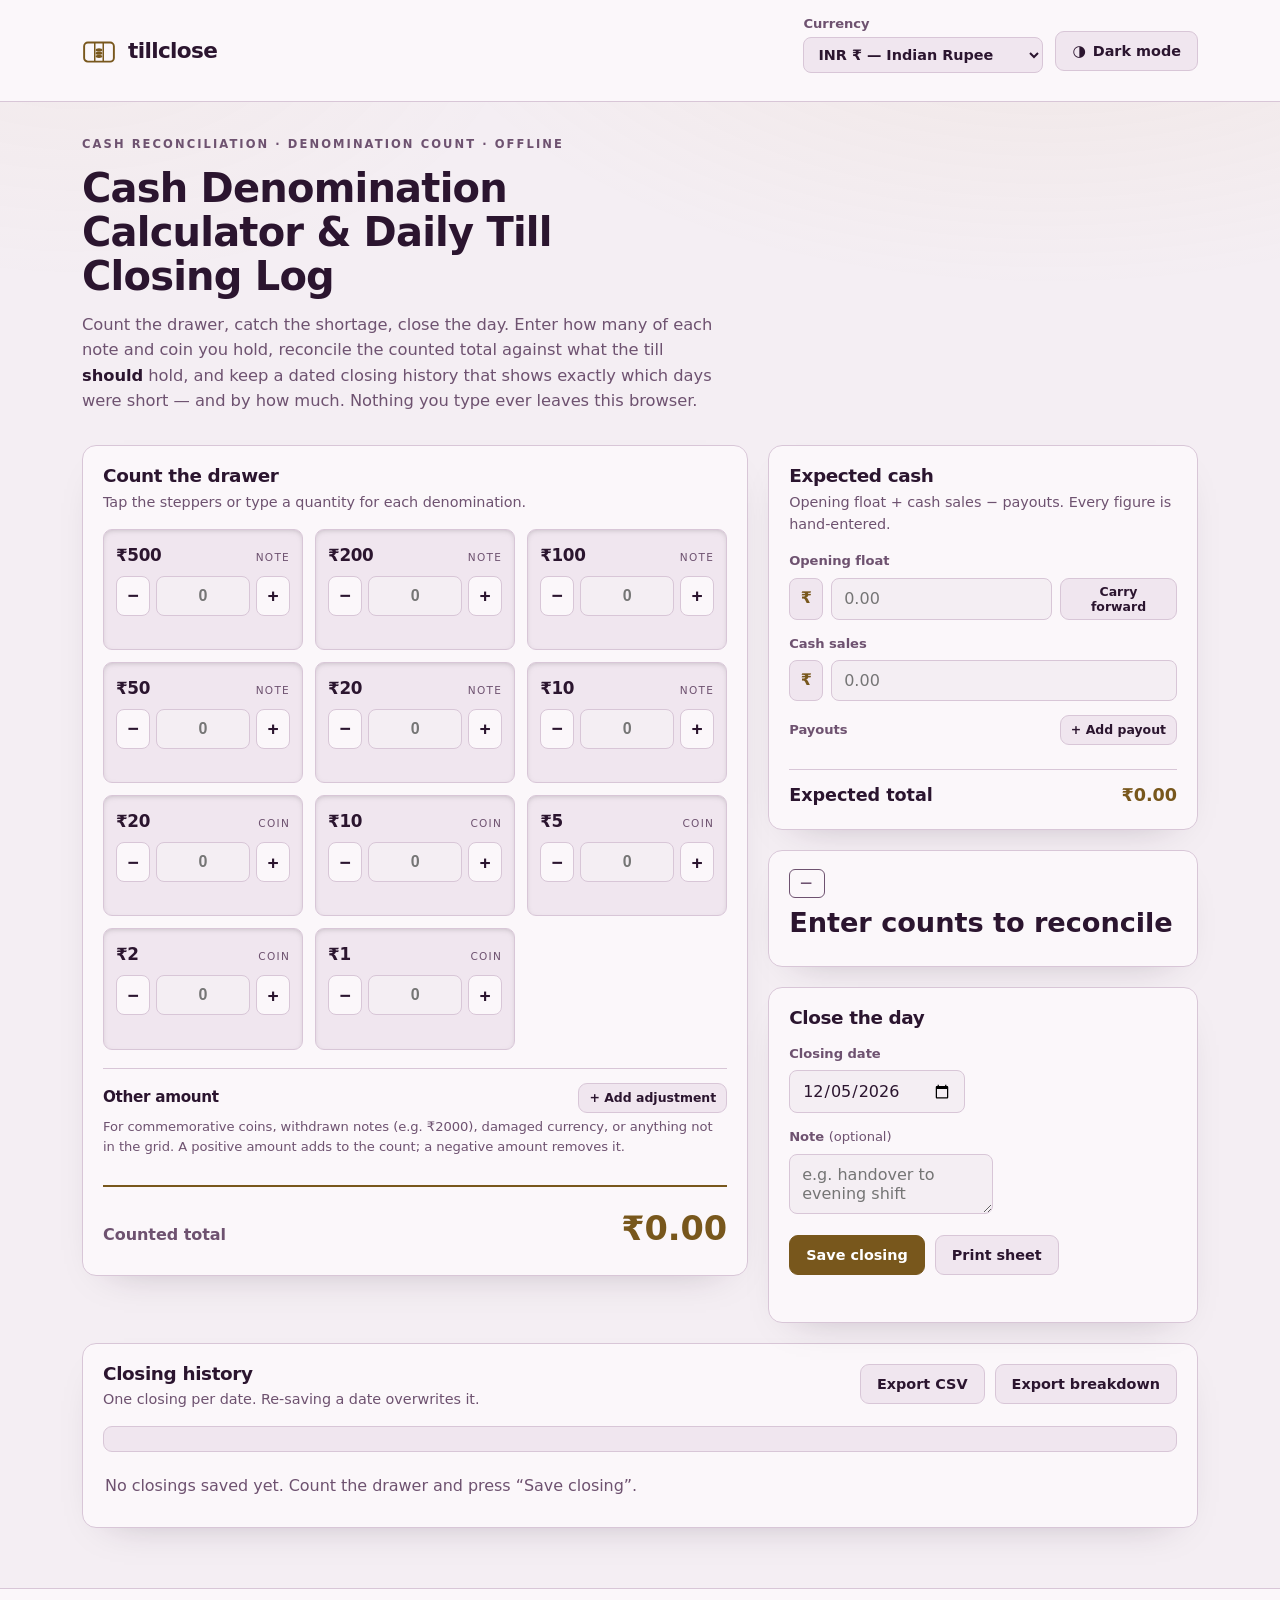
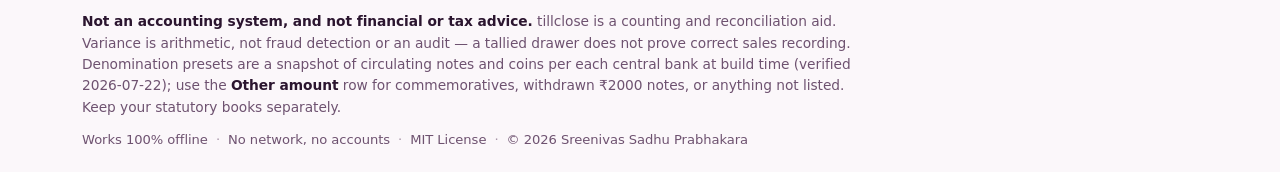
<file: index.html>
<!doctype html>
<html lang="en">
<head>
  <meta charset="utf-8">
  <meta name="viewport" content="width=device-width, initial-scale=1">
  <meta http-equiv="Content-Security-Policy" content="default-src 'self'; connect-src 'none'; img-src 'self' data:; base-uri 'none'; form-action 'none'; frame-ancestors 'none'; object-src 'none'">
  <title>tillclose — cash denomination calculator &amp; daily till closing log</title>
  <meta name="description" content="Count the cash drawer by denomination, reconcile the counted total against expected cash, and keep a dated closing log that shows which days were short. Private, offline, no accounts.">
  <meta name="color-scheme" content="dark light">
  <link rel="canonical" href="https://sreenivas-sadhu-prabhakara.github.io/tillclose/">
  <meta name="robots" content="index, follow, max-image-preview:large">
  <meta name="author" content="Sreenivas Sadhu Prabhakara">
  <meta name="keywords" content="cash denomination calculator, till closing log, cash drawer count, cash reconciliation, currency counter, cash count sheet, end of day cash reconciliation, cash register balance, note and coin counter, cash variance">
  <meta name="theme-color" content="#2B152F" media="(prefers-color-scheme: dark)">
  <meta name="theme-color" content="#F4EEF3" media="(prefers-color-scheme: light)">

  <!-- Open Graph -->
  <meta property="og:type" content="website">
  <meta property="og:site_name" content="tillclose">
  <meta property="og:title" content="tillclose — cash denomination calculator &amp; daily till closing log">
  <meta property="og:description" content="Count the drawer by denomination, catch the shortage, close the day. Reconcile counted cash against expected and keep a dated closing log — private and fully offline.">
  <meta property="og:url" content="https://sreenivas-sadhu-prabhakara.github.io/tillclose/">
  <meta property="og:locale" content="en_US">
  <meta property="og:image" content="https://sreenivas-sadhu-prabhakara.github.io/tillclose/og-image.png">
  <meta property="og:image:width" content="1200">
  <meta property="og:image:height" content="630">
  <meta property="og:image:alt" content="tillclose — an open cash drawer of note bundles and coin stacks with a counted total and a SHORT stamp">

  <!-- Twitter -->
  <meta name="twitter:card" content="summary_large_image">
  <meta name="twitter:title" content="tillclose — cash denomination calculator &amp; daily till closing log">
  <meta name="twitter:description" content="Count the drawer by denomination, catch the shortage, close the day. Private and fully offline — your figures never leave the browser.">
  <meta name="twitter:image" content="https://sreenivas-sadhu-prabhakara.github.io/tillclose/og-image.png">
  <meta name="twitter:image:alt" content="tillclose — an open cash drawer with a counted total and a SHORT stamp">

  <link rel="stylesheet" href="styles.css">
  <link rel="icon" href="favicon.svg" type="image/svg+xml">
  <link rel="apple-touch-icon" href="apple-touch-icon.png">
  <link rel="manifest" href="manifest.webmanifest">

  <!-- Structured data (data block; survives the CSP) -->
  <script type="application/ld+json">
  {
    "@context": "https://schema.org",
    "@type": "WebApplication",
    "name": "tillclose",
    "description": "A cash denomination calculator and daily till-closing log. Count the drawer by denomination, reconcile the counted total against expected cash, and keep a dated closing history that flags short days. Runs fully offline in your browser.",
    "url": "https://sreenivas-sadhu-prabhakara.github.io/tillclose/",
    "applicationCategory": "BusinessApplication",
    "operatingSystem": "Any (modern web browser)",
    "browserRequirements": "Requires a modern web browser with JavaScript enabled.",
    "isAccessibleForFree": true,
    "offers": { "@type": "Offer", "price": "0", "priceCurrency": "USD" },
    "license": "https://opensource.org/licenses/MIT",
    "author": { "@type": "Person", "name": "Sreenivas Sadhu Prabhakara" },
    "softwareVersion": "0.1.0",
    "featureList": [
      "Denomination count grid for 5 currency presets (INR, USD, EUR, GBP, PHP)",
      "Expected-cash panel: opening float + cash sales − payouts",
      "Variance verdict: tallied, short or over, to the paise/cent",
      "Dated closing history with a short/over/tallied summary strip",
      "Printable closing sheet with sign-off lines",
      "RFC-4180 CSV export of the closing history",
      "Runs 100% offline — figures never leave your browser"
    ]
  }
  </script>
  <script type="application/ld+json">
  {
    "@context": "https://schema.org",
    "@type": "FAQPage",
    "mainEntity": [
      {
        "@type": "Question",
        "name": "How do I count a cash drawer by denomination?",
        "acceptedAnswer": {
          "@type": "Answer",
          "text": "Enter how many of each note and coin you have into the denomination grid. tillclose multiplies each quantity by its face value in integer minor units (paise or cents) so there is never any rounding drift, and shows a live counted grand total."
        }
      },
      {
        "@type": "Question",
        "name": "How is expected cash calculated for a till close?",
        "acceptedAnswer": {
          "@type": "Answer",
          "text": "Expected cash = opening float + cash sales − payouts. Every figure is hand-entered by you. tillclose cannot read your POS, bank or UPI and never pretends to; the variance is only as good as the numbers you type in."
        }
      },
      {
        "@type": "Question",
        "name": "What does short or over mean when closing a till?",
        "acceptedAnswer": {
          "@type": "Answer",
          "text": "The variance is counted cash minus expected cash. If it is negative the drawer is SHORT by that amount; if positive it is OVER; if zero it is TALLIED. This is arithmetic, not fraud detection — a tallied drawer does not by itself prove correct sales recording."
        }
      },
      {
        "@type": "Question",
        "name": "Does tillclose send my cash figures anywhere?",
        "acceptedAnswer": {
          "@type": "Answer",
          "text": "No. A strict Content-Security-Policy sets connect-src to none, so the page itself blocks every network request — the browser enforces the privacy guarantee, it is not merely promised. Your closings live only in this browser's localStorage; export the CSV to keep a backup."
        }
      }
    ]
  }
  </script>
</head>
<body>
  <a class="skip-link" href="#drawer">Skip to the drawer count</a>

  <!-- ============ HEADER ============ -->
  <header class="masthead" id="top">
    <div class="masthead__inner">
      <div class="brand">
        <svg class="brand__mark" viewBox="0 0 32 32" aria-hidden="true">
          <rect x="2" y="8" width="28" height="18" rx="3.5" fill="none" stroke="currentColor" stroke-width="1.8" class="mk-tray"/>
          <line x1="12" y1="8" x2="12" y2="26" stroke="currentColor" stroke-width="1.4" class="mk-tray"/>
          <line x1="20" y1="8" x2="20" y2="26" stroke="currentColor" stroke-width="1.4" class="mk-tray"/>
          <ellipse cx="16" cy="15" rx="3.1" ry="1.5" class="mk-coin"/>
          <ellipse cx="16" cy="18" rx="3.1" ry="1.5" class="mk-coin"/>
          <ellipse cx="16" cy="21" rx="3.1" ry="1.5" class="mk-coin"/>
        </svg>
        <span class="brand__word">tillclose</span>
      </div>
      <div class="masthead__tools">
        <label class="field field--currency">
          <span class="field__label">Currency</span>
          <select id="currency" class="select">
            <option value="INR">INR ₹ — Indian Rupee</option>
            <option value="USD">USD $ — US Dollar</option>
            <option value="EUR">EUR € — Euro</option>
            <option value="GBP">GBP £ — Pound Sterling</option>
            <option value="PHP">PHP ₱ — Philippine Peso</option>
          </select>
        </label>
        <button type="button" class="btn btn--ghost" id="themeToggle" aria-pressed="false">
          <span class="btn__ico" aria-hidden="true">◑</span><span id="themeLabel">Theme</span>
        </button>
      </div>
    </div>
  </header>

  <!-- ============ HERO ============ -->
  <section class="hero">
    <div class="hero__inner">
      <p class="eyebrow">Cash reconciliation · denomination count · offline</p>
      <h1 class="hero__title">Cash Denomination Calculator &amp; Daily Till Closing Log</h1>
      <p class="hero__lede">
        Count the drawer, catch the shortage, close the day. Enter how many of each note and coin
        you hold, reconcile the counted total against what the till <em>should</em> hold, and keep a
        dated closing history that shows exactly which days were short — and by how much.
        Nothing you type ever leaves this browser.
      </p>
    </div>
  </section>

  <main>
    <div class="layout">
      <!-- ============ DRAWER COUNT ============ -->
      <section class="card drawer" id="drawer" aria-labelledby="drawerHeading">
        <div class="card__head">
          <h2 class="card__title" id="drawerHeading">Count the drawer</h2>
          <p class="card__sub" id="drawerSub">Tap the steppers or type a quantity for each denomination.</p>
        </div>
        <div class="wells" id="wells" aria-live="off"></div>

        <div class="adjust">
          <div class="adjust__head">
            <h3 class="adjust__title">Other amount</h3>
            <button type="button" class="btn btn--tiny" id="addAdjust">+ Add adjustment</button>
          </div>
          <p class="adjust__hint">
            For commemorative coins, withdrawn notes (e.g.&nbsp;₹2000), damaged currency, or anything not
            in the grid. A positive amount adds to the count; a negative amount removes it.
          </p>
          <div id="adjustList" class="adjust__list"></div>
        </div>

        <div class="counted">
          <span class="counted__label">Counted total</span>
          <span class="counted__value" id="countedTotal" aria-live="polite">—</span>
        </div>
      </section>

      <!-- ============ EXPECTED + VERDICT ============ -->
      <aside class="side">
        <section class="card expected" aria-labelledby="expectedHeading">
          <div class="card__head">
            <h2 class="card__title" id="expectedHeading">Expected cash</h2>
            <p class="card__sub">Opening float + cash sales − payouts. Every figure is hand-entered.</p>
          </div>

          <label class="money-field">
            <span class="money-field__label">Opening float</span>
            <span class="money-field__row">
              <span class="money-field__sym" id="symFloat">₹</span>
              <input type="text" inputmode="decimal" id="floatInput" class="money-field__input" placeholder="0.00" autocomplete="off">
              <button type="button" class="btn btn--tiny" id="carryFloat" title="Prefill from last closing's float">Carry forward</button>
            </span>
          </label>

          <label class="money-field">
            <span class="money-field__label">Cash sales</span>
            <span class="money-field__row">
              <span class="money-field__sym" id="symSales">₹</span>
              <input type="text" inputmode="decimal" id="salesInput" class="money-field__input" placeholder="0.00" autocomplete="off">
            </span>
          </label>

          <div class="payouts">
            <div class="payouts__head">
              <span class="payouts__label">Payouts</span>
              <button type="button" class="btn btn--tiny" id="addPayout">+ Add payout</button>
            </div>
            <div id="payoutList" class="payouts__list"></div>
          </div>

          <div class="expected__total">
            <span>Expected total</span>
            <span id="expectedTotal" aria-live="polite">—</span>
          </div>
        </section>

        <!-- verdict band -->
        <section class="verdict" id="verdict" aria-live="polite" aria-labelledby="verdictHeading">
          <h2 class="sr-only" id="verdictHeading">Variance verdict</h2>
          <div class="verdict__band" id="verdictBand" data-status="none">
            <span class="verdict__stamp" id="verdictStamp">—</span>
            <span class="verdict__amt" id="verdictAmt">Enter counts to reconcile</span>
            <span class="verdict__words" id="verdictWords"></span>
          </div>
        </section>

        <!-- close the day -->
        <section class="card closeform" aria-labelledby="closeHeading">
          <div class="card__head">
            <h2 class="card__title" id="closeHeading">Close the day</h2>
          </div>
          <label class="field">
            <span class="field__label">Closing date</span>
            <input type="date" id="closeDate" class="input">
          </label>
          <label class="field">
            <span class="field__label">Note <span class="field__opt">(optional)</span></span>
            <textarea id="closeNote" class="input textarea" rows="2" maxlength="500" placeholder="e.g. handover to evening shift"></textarea>
          </label>
          <div class="closeform__actions">
            <button type="button" class="btn btn--primary" id="saveClose">Save closing</button>
            <button type="button" class="btn btn--ghost" id="printSheet">Print sheet</button>
          </div>
          <p class="closeform__msg" id="closeMsg" role="status"></p>
        </section>
      </aside>
    </div>

    <!-- ============ HISTORY ============ -->
    <section class="card history" id="history" aria-labelledby="historyHeading">
      <div class="card__head card__head--row">
        <div>
          <h2 class="card__title" id="historyHeading">Closing history</h2>
          <p class="card__sub">One closing per date. Re-saving a date overwrites it.</p>
        </div>
        <div class="history__actions">
          <button type="button" class="btn btn--ghost" id="exportCsv">Export CSV</button>
          <button type="button" class="btn btn--ghost" id="exportBreakdown">Export breakdown</button>
        </div>
      </div>
      <div class="summary" id="summaryStrip" hidden></div>
      <div class="history__list" id="historyList"></div>
    </section>

    <!-- ============ PRINT-ONLY CLOSING SHEET ============ -->
    <section class="printsheet" id="printSheetEl" aria-hidden="true"></section>
  </main>

  <!-- ============ FOOTER ============ -->
  <footer class="foot">
    <div class="foot__inner">
      <p class="foot__disclaimer">
        <strong>Not an accounting system, and not financial or tax advice.</strong>
        tillclose is a counting and reconciliation aid. Variance is arithmetic, not fraud detection
        or an audit — a tallied drawer does not prove correct sales recording. Denomination presets
        are a snapshot of circulating notes and coins per each central bank at build time
        (verified 2026-07-22); use the <em>Other amount</em> row for commemoratives, withdrawn
        ₹2000 notes, or anything not listed. Keep your statutory books separately.
      </p>
      <p class="foot__meta">
        <span>Works 100% offline</span><span class="foot__dot">·</span>
        <span>No network, no accounts</span><span class="foot__dot">·</span>
        <span>MIT License</span><span class="foot__dot">·</span>
        <span>© 2026 Sreenivas&nbsp;Sadhu&nbsp;Prabhakara</span>
      </p>
    </div>
  </footer>

  <script src="data/denominations.js" defer></script>
  <script src="data/engine.js" defer></script>
  <script src="app.js" defer></script>
</body>
</html>
</file>
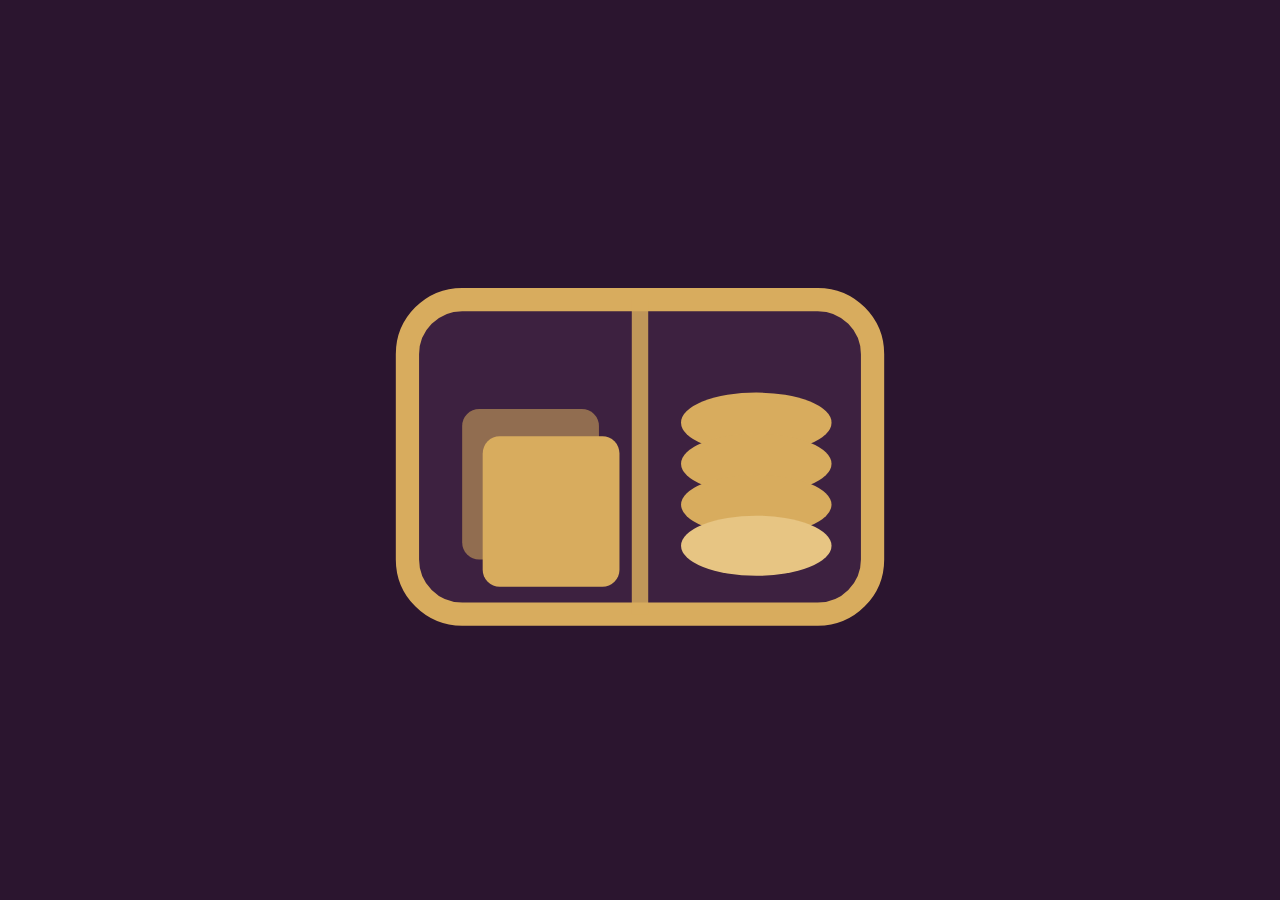
<file: assets/icon.html>
<!doctype html>
<html lang="en">
<head>
<meta charset="utf-8">
<style>
  * { box-sizing: border-box; margin: 0; padding: 0; }
  html, body { width: 100%; height: 100%; overflow: hidden; background: #2B152F; }
  body { display: grid; place-items: center; }
  /* 12% safe padding -> the drawer well fills the middle 76vmin */
  .mark { width: 76vmin; height: 76vmin; display: block; }
</style>
</head>
<body>
  <!-- a single drawer well holding a gold coin stack -->
  <svg class="mark" viewBox="0 0 100 100" aria-hidden="true">
    <rect x="16" y="28" width="68" height="46" rx="8" fill="#3D2140" stroke="#D8AC5E" stroke-width="3.4"/>
    <line x1="50" y1="28" x2="50" y2="74" stroke="#D8AC5E" stroke-width="2.4" opacity="0.85"/>
    <!-- coin stack, right compartment -->
    <ellipse cx="67" cy="46" rx="11" ry="4.4" fill="#D8AC5E"/>
    <ellipse cx="67" cy="52" rx="11" ry="4.4" fill="#D8AC5E"/>
    <ellipse cx="67" cy="58" rx="11" ry="4.4" fill="#D8AC5E"/>
    <ellipse cx="67" cy="64" rx="11" ry="4.4" fill="#E7C583"/>
    <!-- note bundle, left compartment -->
    <rect x="24" y="44" width="20" height="22" rx="2.5" fill="#D8AC5E" opacity="0.55"/>
    <rect x="27" y="48" width="20" height="22" rx="2.5" fill="#D8AC5E"/>
  </svg>
</body>
</html>
</file>
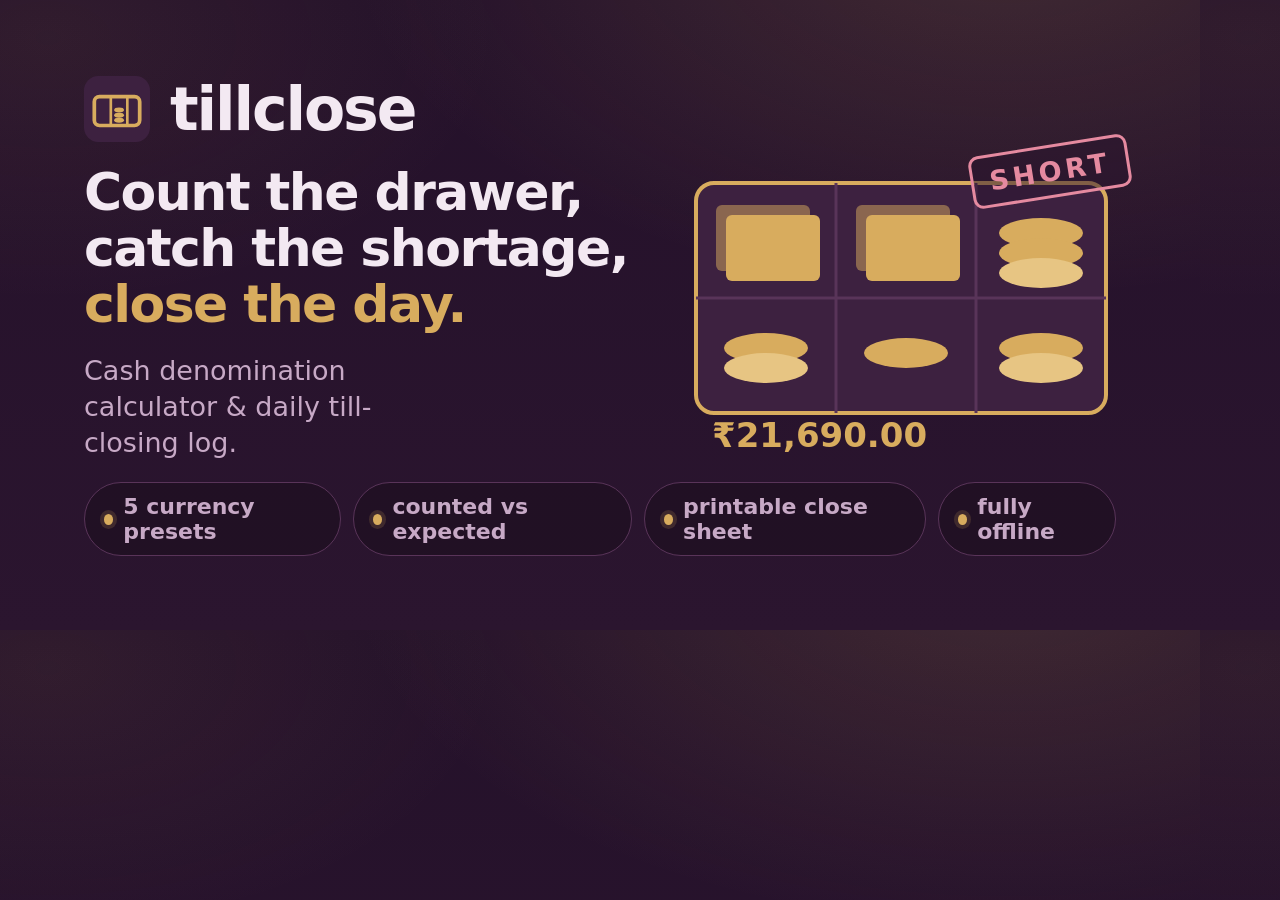
<file: assets/og.html>
<!doctype html>
<html lang="en">
<head>
<meta charset="utf-8">
<style>
  :root {
    --bg: #2B152F; --surface: #3D2140; --line: #593459;
    --ink: #F3E9F2; --muted: #C7A9C6; --gold: #D8AC5E; --short: #E58AA0;
    --sans: system-ui, -apple-system, "Segoe UI", Roboto, "Noto Sans", Helvetica, Arial, sans-serif;
  }
  * { box-sizing: border-box; margin: 0; padding: 0; }
  html, body { width: 1200px; height: 630px; overflow: hidden; }
  body {
    position: relative; font-family: var(--sans); color: var(--ink);
    background:
      radial-gradient(1100px 600px at 84% -10%, rgba(216,172,94,0.16), transparent 60%),
      radial-gradient(820px 480px at 4% 6%, rgba(216,172,94,0.07), transparent 55%),
      linear-gradient(180deg, #24112a 0%, #2B152F 100%);
    -webkit-font-smoothing: antialiased;
  }
  .frame { position: absolute; inset: 0; padding: 74px 84px; display: flex; flex-direction: column; justify-content: space-between; }

  .brand { display: flex; align-items: center; gap: 20px; }
  .brand svg { width: 66px; height: 66px; }
  .wordmark { font-size: 60px; font-weight: 800; letter-spacing: -0.035em; }

  .mid { display: flex; align-items: center; gap: 56px; }
  .copy { max-width: 560px; }
  .copy h1 { font-size: 52px; font-weight: 800; letter-spacing: -0.03em; line-height: 1.08; }
  .copy .accent { color: var(--gold); }
  .copy p { margin-top: 20px; font-size: 27px; font-weight: 500; color: var(--muted); line-height: 1.35; max-width: 22ch; }

  /* the open drawer */
  .drawer { position: relative; width: 430px; height: 300px; flex: 0 0 auto; }
  .drawer svg { width: 430px; height: 300px; }
  .stamp {
    position: absolute; right: -14px; top: -18px;
    font-size: 27px; font-weight: 800; letter-spacing: 0.14em; color: var(--short);
    border: 3px solid var(--short); border-radius: 10px; padding: 8px 16px;
    transform: rotate(-9deg); background: rgba(43,21,47,0.5);
  }
  .total {
    position: absolute; left: 26px; bottom: 8px;
    font-size: 34px; font-weight: 800; color: var(--gold); font-variant-numeric: tabular-nums;
  }

  .chips { display: flex; gap: 12px; }
  .chip {
    display: inline-flex; align-items: center; gap: 10px; padding: 11px 19px;
    border: 1px solid var(--line); border-radius: 999px; background: rgba(20,10,22,0.4);
    font-size: 22px; font-weight: 600; color: var(--muted);
  }
  .chip .dot { width: 11px; height: 11px; border-radius: 50%; background: var(--gold); box-shadow: 0 0 0 4px rgba(216,172,94,0.16); }
</style>
</head>
<body>
  <div class="frame">
    <div class="brand">
      <svg viewBox="0 0 32 32" aria-hidden="true">
        <rect width="32" height="32" rx="7" fill="#3D2140"/>
        <rect x="5" y="10" width="22" height="14" rx="2.5" fill="none" stroke="#D8AC5E" stroke-width="1.8"/>
        <line x1="13" y1="10" x2="13" y2="24" stroke="#D8AC5E" stroke-width="1.3"/>
        <line x1="21" y1="10" x2="21" y2="24" stroke="#D8AC5E" stroke-width="1.3"/>
        <ellipse cx="17" cy="16.5" rx="2.4" ry="1.2" fill="#D8AC5E"/>
        <ellipse cx="17" cy="19" rx="2.4" ry="1.2" fill="#D8AC5E"/>
        <ellipse cx="17" cy="21.5" rx="2.4" ry="1.2" fill="#D8AC5E"/>
      </svg>
      <span class="wordmark">tillclose</span>
    </div>

    <div class="mid">
      <div class="copy">
        <h1>Count the drawer, catch the shortage, <span class="accent">close the day.</span></h1>
        <p>Cash denomination calculator &amp; daily till-closing log.</p>
      </div>

      <div class="drawer">
        <svg viewBox="0 0 430 300" aria-hidden="true">
          <rect x="10" y="20" width="410" height="230" rx="18" fill="#3D2140" stroke="#D8AC5E" stroke-width="4"/>
          <!-- compartments -->
          <line x1="150" y1="20" x2="150" y2="250" stroke="#593459" stroke-width="3"/>
          <line x1="290" y1="20" x2="290" y2="250" stroke="#593459" stroke-width="3"/>
          <line x1="10" y1="135" x2="420" y2="135" stroke="#593459" stroke-width="3"/>
          <!-- note bundles -->
          <rect x="30"  y="42"  width="94" height="66" rx="6" fill="#D8AC5E" opacity="0.5"/>
          <rect x="40"  y="52"  width="94" height="66" rx="6" fill="#D8AC5E"/>
          <rect x="170" y="42"  width="94" height="66" rx="6" fill="#D8AC5E" opacity="0.5"/>
          <rect x="180" y="52"  width="94" height="66" rx="6" fill="#D8AC5E"/>
          <!-- coin stacks -->
          <ellipse cx="355" cy="70" rx="42" ry="15" fill="#D8AC5E"/>
          <ellipse cx="355" cy="90" rx="42" ry="15" fill="#D8AC5E"/>
          <ellipse cx="355" cy="110" rx="42" ry="15" fill="#E7C583"/>
          <ellipse cx="80"  cy="185" rx="42" ry="15" fill="#D8AC5E"/>
          <ellipse cx="80"  cy="205" rx="42" ry="15" fill="#E7C583"/>
          <ellipse cx="220" cy="190" rx="42" ry="15" fill="#D8AC5E"/>
          <ellipse cx="355" cy="185" rx="42" ry="15" fill="#D8AC5E"/>
          <ellipse cx="355" cy="205" rx="42" ry="15" fill="#E7C583"/>
        </svg>
        <span class="stamp">SHORT</span>
        <span class="total">₹21,690.00</span>
      </div>
    </div>

    <div class="chips">
      <span class="chip"><span class="dot"></span>5 currency presets</span>
      <span class="chip"><span class="dot"></span>counted vs expected</span>
      <span class="chip"><span class="dot"></span>printable close sheet</span>
      <span class="chip"><span class="dot"></span>fully offline</span>
    </div>
  </div>
</body>
</html>
</file>
<file: styles.css>
/* ============================================================
   tillclose — aubergine drawer, soft-gold tally.
   Dark default + light scheme via prefers-color-scheme and a
   manual [data-theme] override. Every text/badge pairing is
   checked for WCAG-AA contrast in both schemes; state is never
   colour-only (words + stamp glyphs carry it too).
   ============================================================ */

:root {
  /* dark (default) */
  --bg:        #2B152F;   /* aubergine ink */
  --surface:   #3D2140;   /* blackberry plum */
  --surface2:  #4A2A4E;
  --line:      #593459;
  --ink:       #F3E9F2;   /* near-white on aubergine — ~13:1 */
  --muted:     #C7A9C6;   /* ~6.5:1 on --bg */
  --gold:      #D8AC5E;   /* accent: totals, coin stacks, focus */
  --gold-ink:  #2B152F;   /* text ON gold fills */
  --short:     #E58AA0;   /* brick-rose, lifted for dark AA (~6:1) */
  --over:      #9FCBA0;   /* sage, lifted for dark AA */
  --short-bg:  rgba(196, 82, 106, 0.16);
  --over-bg:   rgba(123, 165, 124, 0.16);
  --gold-bg:   rgba(216, 172, 94, 0.14);

  --sans: system-ui, -apple-system, "Segoe UI", Roboto, "Noto Sans", Helvetica, Arial, sans-serif;
  --mono: ui-monospace, "SF Mono", Menlo, Consolas, "Liberation Mono", monospace;

  --radius: 14px;
  --radius-sm: 9px;
  --shadow: 0 18px 44px -26px rgba(0,0,0,0.72);
  --wrap: 1160px;
  --ease: cubic-bezier(0.22, 0.61, 0.36, 1);
}

/* light via system preference … */
@media (prefers-color-scheme: light) {
  :root {
    --bg:        #F4EEF3;   /* mauve chalk */
    --surface:   #FBF7FA;
    --surface2:  #F0E6EF;
    --line:      #D8C6D7;
    --ink:       #2B152F;   /* aubergine ink on chalk — ~12:1 */
    --muted:     #6E5270;   /* ~5.7:1 on --bg */
    --gold:      #78571C;   /* deepened gold — AA on chalk/surface/surface2 (≥5.4:1) */
    --gold-ink:  #FFFFFF;
    --short:     #A32B48;   /* brick-rose deepened for light AA (~5.3:1) */
    --over:      #3F6B41;   /* sage deepened for light AA (~5.1:1) */
    --short-bg:  rgba(163, 43, 72, 0.10);
    --over-bg:   rgba(63, 107, 65, 0.12);
    --gold-bg:   rgba(120, 87, 28, 0.10);
    --shadow: 0 16px 40px -28px rgba(43,21,47,0.35);
  }
}

/* … and the same two schemes forced by the manual toggle */
[data-theme="light"] {
  --bg:        #F4EEF3; --surface: #FBF7FA; --surface2: #F0E6EF; --line: #D8C6D7;
  --ink:       #2B152F; --muted: #6E5270; --gold: #78571C; --gold-ink: #FFFFFF;
  --short:     #A32B48; --over: #3F6B41;
  --short-bg:  rgba(163, 43, 72, 0.10); --over-bg: rgba(63, 107, 65, 0.12);
  --gold-bg:   rgba(120, 87, 28, 0.10);
  --shadow: 0 16px 40px -28px rgba(43,21,47,0.35);
}
[data-theme="dark"] {
  --bg:        #2B152F; --surface: #3D2140; --surface2: #4A2A4E; --line: #593459;
  --ink:       #F3E9F2; --muted: #C7A9C6; --gold: #D8AC5E; --gold-ink: #2B152F;
  --short:     #E58AA0; --over: #9FCBA0;
  --short-bg:  rgba(196, 82, 106, 0.16); --over-bg: rgba(123, 165, 124, 0.16);
  --gold-bg:   rgba(216, 172, 94, 0.14);
  --shadow: 0 18px 44px -26px rgba(0,0,0,0.72);
}

* { box-sizing: border-box; }
html { -webkit-text-size-adjust: 100%; }

body {
  margin: 0;
  background: var(--bg);
  color: var(--ink);
  font-family: var(--sans);
  font-size: 16px;
  line-height: 1.55;
  letter-spacing: -0.003em;
  -webkit-font-smoothing: antialiased;
  text-rendering: optimizeLegibility;
}

body::before {
  content: "";
  position: fixed; inset: 0; z-index: -1; pointer-events: none;
  background:
    radial-gradient(1100px 600px at 82% -8%, rgba(216,172,94,0.10), transparent 60%),
    radial-gradient(820px 480px at 6% 2%, rgba(216,172,94,0.05), transparent 55%);
}

h1, h2, h3 { margin: 0; font-weight: 800; letter-spacing: -0.02em; line-height: 1.1; }
p { margin: 0; }
em { font-style: normal; color: var(--ink); font-weight: 600; }

.sr-only {
  position: absolute; width: 1px; height: 1px; padding: 0; margin: -1px;
  overflow: hidden; clip: rect(0,0,0,0); white-space: nowrap; border: 0;
}

.tabnum, .counted__value, .verdict__amt, .well__subtotal, .expected__total span:last-child,
.money-field__input, .stepper__qty, .summary, .history__var { font-variant-numeric: tabular-nums; }

/* ---- skip link ---- */
.skip-link {
  position: absolute; left: 12px; top: -60px;
  background: var(--gold); color: var(--gold-ink);
  padding: 10px 16px; border-radius: 10px; font-weight: 800;
  z-index: 60; transition: top 0.18s var(--ease); text-decoration: none;
}
.skip-link:focus { top: 12px; }

/* ---- shared focus ring ---- */
a:focus-visible, button:focus-visible, input:focus-visible,
select:focus-visible, textarea:focus-visible {
  outline: 3px solid var(--gold);
  outline-offset: 2px;
  border-radius: 6px;
}

/* ---- masthead ---- */
.masthead { border-bottom: 1px solid var(--line); background: var(--surface); }
.masthead__inner {
  max-width: var(--wrap); margin: 0 auto; padding: 14px 22px;
  display: flex; align-items: center; justify-content: space-between; gap: 16px; flex-wrap: wrap;
}
.brand { display: flex; align-items: center; gap: 12px; }
.brand__mark { width: 34px; height: 34px; color: var(--gold); }
.brand__mark .mk-coin { fill: var(--gold); }
.brand__word { font-size: 1.35rem; font-weight: 800; letter-spacing: -0.03em; }
.masthead__tools { display: flex; align-items: center; gap: 12px; flex-wrap: wrap; }

/* ---- hero ---- */
.hero { max-width: var(--wrap); margin: 0 auto; padding: 34px 22px 10px; }
.eyebrow {
  font-size: 0.72rem; text-transform: uppercase; letter-spacing: 0.18em;
  color: var(--muted); font-weight: 700; margin-bottom: 12px;
}
.hero__title { font-size: clamp(1.6rem, 3.8vw, 2.5rem); max-width: 22ch; }
.hero__lede { margin-top: 14px; max-width: 62ch; color: var(--muted); font-size: 1.02rem; }

/* ---- layout ---- */
main { max-width: var(--wrap); margin: 0 auto; padding: 22px 22px 40px; }
.layout {
  display: grid; grid-template-columns: 1.55fr 1fr; gap: 20px; align-items: start;
}
@media (max-width: 860px) { .layout { grid-template-columns: 1fr; } }
.side { display: grid; gap: 20px; }

/* ---- cards ---- */
.card {
  background: var(--surface); border: 1px solid var(--line);
  border-radius: var(--radius); box-shadow: var(--shadow); padding: 20px;
}
.card__head { margin-bottom: 16px; }
.card__head--row { display: flex; align-items: flex-start; justify-content: space-between; gap: 16px; flex-wrap: wrap; }
.card__title { font-size: 1.15rem; }
.card__sub { color: var(--muted); font-size: 0.9rem; margin-top: 4px; }

/* ---- the drawer wells (the motif) ---- */
.wells { display: grid; grid-template-columns: repeat(auto-fill, minmax(148px, 1fr)); gap: 12px; }
.well {
  background: var(--surface2);
  border: 1px solid var(--line);
  border-radius: var(--radius-sm);
  padding: 12px 12px 10px;
  display: flex; flex-direction: column; gap: 8px;
  box-shadow: inset 0 2px 8px -6px rgba(0,0,0,0.6);
}
.well__head { display: flex; align-items: baseline; justify-content: space-between; gap: 6px; }
.well__face { font-weight: 800; font-size: 1.05rem; letter-spacing: -0.02em; }
.well__kind { font-size: 0.66rem; text-transform: uppercase; letter-spacing: 0.12em; color: var(--muted); }
.well--rare .well__kind::after { content: " · rare"; color: var(--gold); }
.stepper { display: flex; align-items: stretch; gap: 6px; }
.stepper__btn {
  width: 34px; min-height: 40px; flex: 0 0 auto;
  border: 1px solid var(--line); background: var(--surface);
  color: var(--ink); border-radius: 8px; font-size: 1.2rem; font-weight: 700;
  cursor: pointer; line-height: 1;
}
.stepper__btn:hover { border-color: var(--gold); }
.stepper__btn:active { background: var(--gold-bg); }
.stepper__qty {
  flex: 1 1 auto; min-width: 0; text-align: center;
  border: 1px solid var(--line); background: var(--bg); color: var(--ink);
  border-radius: 8px; font-size: 1rem; font-weight: 700; padding: 6px 4px;
}
.well__subtotal { text-align: right; font-size: 0.86rem; color: var(--muted); min-height: 1.1em; }
.well__subtotal[data-has="1"] { color: var(--gold); font-weight: 700; }

/* ---- adjustment row ---- */
.adjust { margin-top: 18px; border-top: 1px solid var(--line); padding-top: 14px; }
.adjust__head { display: flex; align-items: center; justify-content: space-between; gap: 10px; }
.adjust__title { font-size: 0.95rem; }
.adjust__hint { color: var(--muted); font-size: 0.82rem; margin-top: 4px; }
.adjust__list, .payouts__list { display: grid; gap: 8px; margin-top: 10px; }
.lineitem {
  display: grid; grid-template-columns: 1fr auto auto; gap: 8px; align-items: center;
}
.lineitem input[type="text"] {
  border: 1px solid var(--line); background: var(--bg); color: var(--ink);
  border-radius: 8px; padding: 8px 10px; font-size: 0.9rem; min-width: 0;
}
.lineitem .lineitem__amt { text-align: right; font-variant-numeric: tabular-nums; }
.lineitem__del {
  border: 1px solid var(--line); background: var(--surface); color: var(--muted);
  border-radius: 8px; width: 34px; min-height: 34px; cursor: pointer; font-size: 1rem;
}
.lineitem__del:hover { color: var(--short); border-color: var(--short); }

/* ---- counted total ---- */
.counted {
  margin-top: 18px; padding-top: 16px; border-top: 2px solid var(--gold);
  display: flex; align-items: baseline; justify-content: space-between; gap: 12px;
}
.counted__label { color: var(--muted); font-weight: 600; }
.counted__value { font-size: clamp(1.5rem, 4vw, 2.1rem); font-weight: 800; color: var(--gold); }

/* ---- expected panel ---- */
.money-field { display: block; margin-bottom: 14px; }
.money-field__label, .field__label {
  display: block; font-size: 0.82rem; font-weight: 600; color: var(--muted); margin-bottom: 6px;
}
.field__opt { color: var(--muted); font-weight: 400; }
.money-field__row { display: flex; align-items: stretch; gap: 8px; }
.money-field__sym {
  display: inline-flex; align-items: center; justify-content: center; min-width: 34px;
  border: 1px solid var(--line); border-radius: 8px; background: var(--surface2);
  font-weight: 800; color: var(--gold);
}
.money-field__input, .input {
  flex: 1 1 auto; min-width: 0;
  border: 1px solid var(--line); background: var(--bg); color: var(--ink);
  border-radius: 8px; padding: 10px 12px; font-size: 1rem; font-family: var(--sans);
}
.textarea { resize: vertical; }
.field { display: block; margin-bottom: 14px; }
.select {
  border: 1px solid var(--line); background: var(--surface2); color: var(--ink);
  border-radius: 8px; padding: 8px 10px; font-size: 0.9rem; font-family: var(--sans); font-weight: 600;
}
.field--currency { display: flex; flex-direction: column; }
.field--currency .field__label { margin-bottom: 3px; }

.payouts__head { display: flex; align-items: center; justify-content: space-between; }
.payouts__label { font-size: 0.82rem; font-weight: 600; color: var(--muted); }

.expected__total {
  margin-top: 14px; padding-top: 12px; border-top: 1px solid var(--line);
  display: flex; align-items: baseline; justify-content: space-between;
  font-weight: 800; font-size: 1.1rem;
}
.expected__total span:last-child { color: var(--gold); }

/* ---- verdict band ---- */
.verdict__band {
  border-radius: var(--radius); border: 1px solid var(--line);
  padding: 18px 20px; display: flex; flex-direction: column; gap: 4px;
  background: var(--surface); box-shadow: var(--shadow);
}
.verdict__stamp {
  align-self: flex-start;
  font-size: 0.74rem; font-weight: 800; letter-spacing: 0.14em; text-transform: uppercase;
  padding: 4px 10px; border-radius: 6px; border: 1.5px solid var(--muted); color: var(--muted);
}
.verdict__amt { font-size: 1.7rem; font-weight: 800; }
.verdict__words { color: var(--muted); font-size: 0.9rem; }

.verdict__band[data-status="tallied"] { border-color: var(--gold); background: var(--gold-bg); }
.verdict__band[data-status="tallied"] .verdict__stamp { color: var(--gold); border-color: var(--gold); }
.verdict__band[data-status="tallied"] .verdict__amt { color: var(--gold); }

.verdict__band[data-status="short"] { border-color: var(--short); background: var(--short-bg); }
.verdict__band[data-status="short"] .verdict__stamp { color: var(--short); border-color: var(--short); }
.verdict__band[data-status="short"] .verdict__amt { color: var(--short); }

.verdict__band[data-status="over"] { border-color: var(--over); background: var(--over-bg); }
.verdict__band[data-status="over"] .verdict__stamp { color: var(--over); border-color: var(--over); }
.verdict__band[data-status="over"] .verdict__amt { color: var(--over); }

/* ---- close form ---- */
.closeform__actions { display: flex; gap: 10px; flex-wrap: wrap; margin-top: 4px; }
.closeform__msg { margin-top: 10px; font-size: 0.86rem; color: var(--over); min-height: 1.2em; }
.closeform__msg[data-kind="warn"] { color: var(--short); }

/* ---- buttons ---- */
.btn {
  font-family: var(--sans); font-weight: 700; font-size: 0.9rem;
  border-radius: 9px; padding: 10px 16px; cursor: pointer; border: 1px solid var(--line);
  background: var(--surface2); color: var(--ink); display: inline-flex; align-items: center; gap: 7px;
  min-height: 40px;
}
.btn--primary { background: var(--gold); color: var(--gold-ink); border-color: var(--gold); }
.btn--primary:hover { filter: brightness(1.05); }
.btn--ghost:hover { border-color: var(--gold); }
.btn--tiny { padding: 5px 10px; font-size: 0.78rem; min-height: 30px; }
.btn__ico { font-size: 0.95rem; }

/* ---- history ---- */
.history { margin-top: 20px; }
.history__actions { display: flex; gap: 10px; flex-wrap: wrap; }
.summary {
  display: flex; flex-wrap: wrap; gap: 8px 20px; align-items: center;
  padding: 12px 14px; margin-bottom: 14px; border: 1px solid var(--line);
  border-radius: var(--radius-sm); background: var(--surface2); font-size: 0.9rem;
}
.summary b { font-weight: 800; }
.summary .s-short { color: var(--short); } .summary .s-over { color: var(--over); }
.summary .s-tally { color: var(--gold); }

.history__list { display: grid; gap: 10px; }
.history__empty { color: var(--muted); padding: 8px 2px; }
.hrow {
  display: grid; grid-template-columns: auto 1fr auto auto; gap: 12px; align-items: center;
  padding: 12px 14px; border: 1px solid var(--line); border-radius: var(--radius-sm);
  background: var(--surface2);
}
.hrow--worst { border-color: var(--short); box-shadow: inset 3px 0 0 var(--short); }
.hrow__date { font-weight: 700; font-variant-numeric: tabular-nums; }
.hrow__meta { color: var(--muted); font-size: 0.84rem; }
.hrow__var { font-weight: 800; font-variant-numeric: tabular-nums; white-space: nowrap; }
.hrow__var--short { color: var(--short); } .hrow__var--over { color: var(--over); } .hrow__var--tallied { color: var(--gold); }
.hrow__stamp { font-size: 0.66rem; font-weight: 800; letter-spacing: 0.1em; text-transform: uppercase; color: var(--muted); }
.hrow__del {
  border: 1px solid var(--line); background: var(--surface); color: var(--muted);
  border-radius: 8px; width: 32px; min-height: 32px; cursor: pointer;
}
.hrow__del:hover { color: var(--short); border-color: var(--short); }

/* ---- footer ---- */
.foot { border-top: 1px solid var(--line); background: var(--surface); margin-top: 20px; }
.foot__inner { max-width: var(--wrap); margin: 0 auto; padding: 22px; }
.foot__disclaimer { color: var(--muted); font-size: 0.86rem; max-width: 90ch; }
.foot__disclaimer strong { color: var(--ink); }
.foot__meta { margin-top: 12px; color: var(--muted); font-size: 0.82rem; display: flex; gap: 8px; flex-wrap: wrap; }
.foot__dot { opacity: 0.6; }

/* ---- print-only closing sheet ---- */
.printsheet { display: none; }

@media print {
  :root {
    --bg: #fff; --surface: #fff; --surface2: #fff; --line: #999;
    --ink: #000; --muted: #333; --gold: #000; --gold-ink: #fff;
    --short: #000; --over: #000; --short-bg: #fff; --over-bg: #fff; --gold-bg: #fff;
    --shadow: none;
  }
  body { background: #fff; color: #000; font-size: 12px; }
  body::before { display: none; }
  .masthead__tools, .hero__lede, .eyebrow, .drawer .adjust__head .btn,
  .payouts__head .btn, .adjust__head .btn, .closeform__actions, .history__actions,
  .stepper__btn, .lineitem__del, .hrow__del, .skip-link, .btn { display: none !important; }
  .card, .verdict__band { box-shadow: none; border: 1px solid #999; break-inside: avoid; }
  .layout { grid-template-columns: 1fr; }
  .printsheet { display: block; margin-top: 16px; break-inside: avoid; }
  .printsheet__signoff { display: flex; gap: 40px; margin-top: 28px; }
  .printsheet__signoff div { flex: 1; border-top: 1px solid #000; padding-top: 6px; font-size: 11px; }
  .history__list { break-inside: auto; }
}

/* ---- reduced motion ---- */
@media (prefers-reduced-motion: reduce) {
  * { transition: none !important; animation: none !important; }
}
</file>
